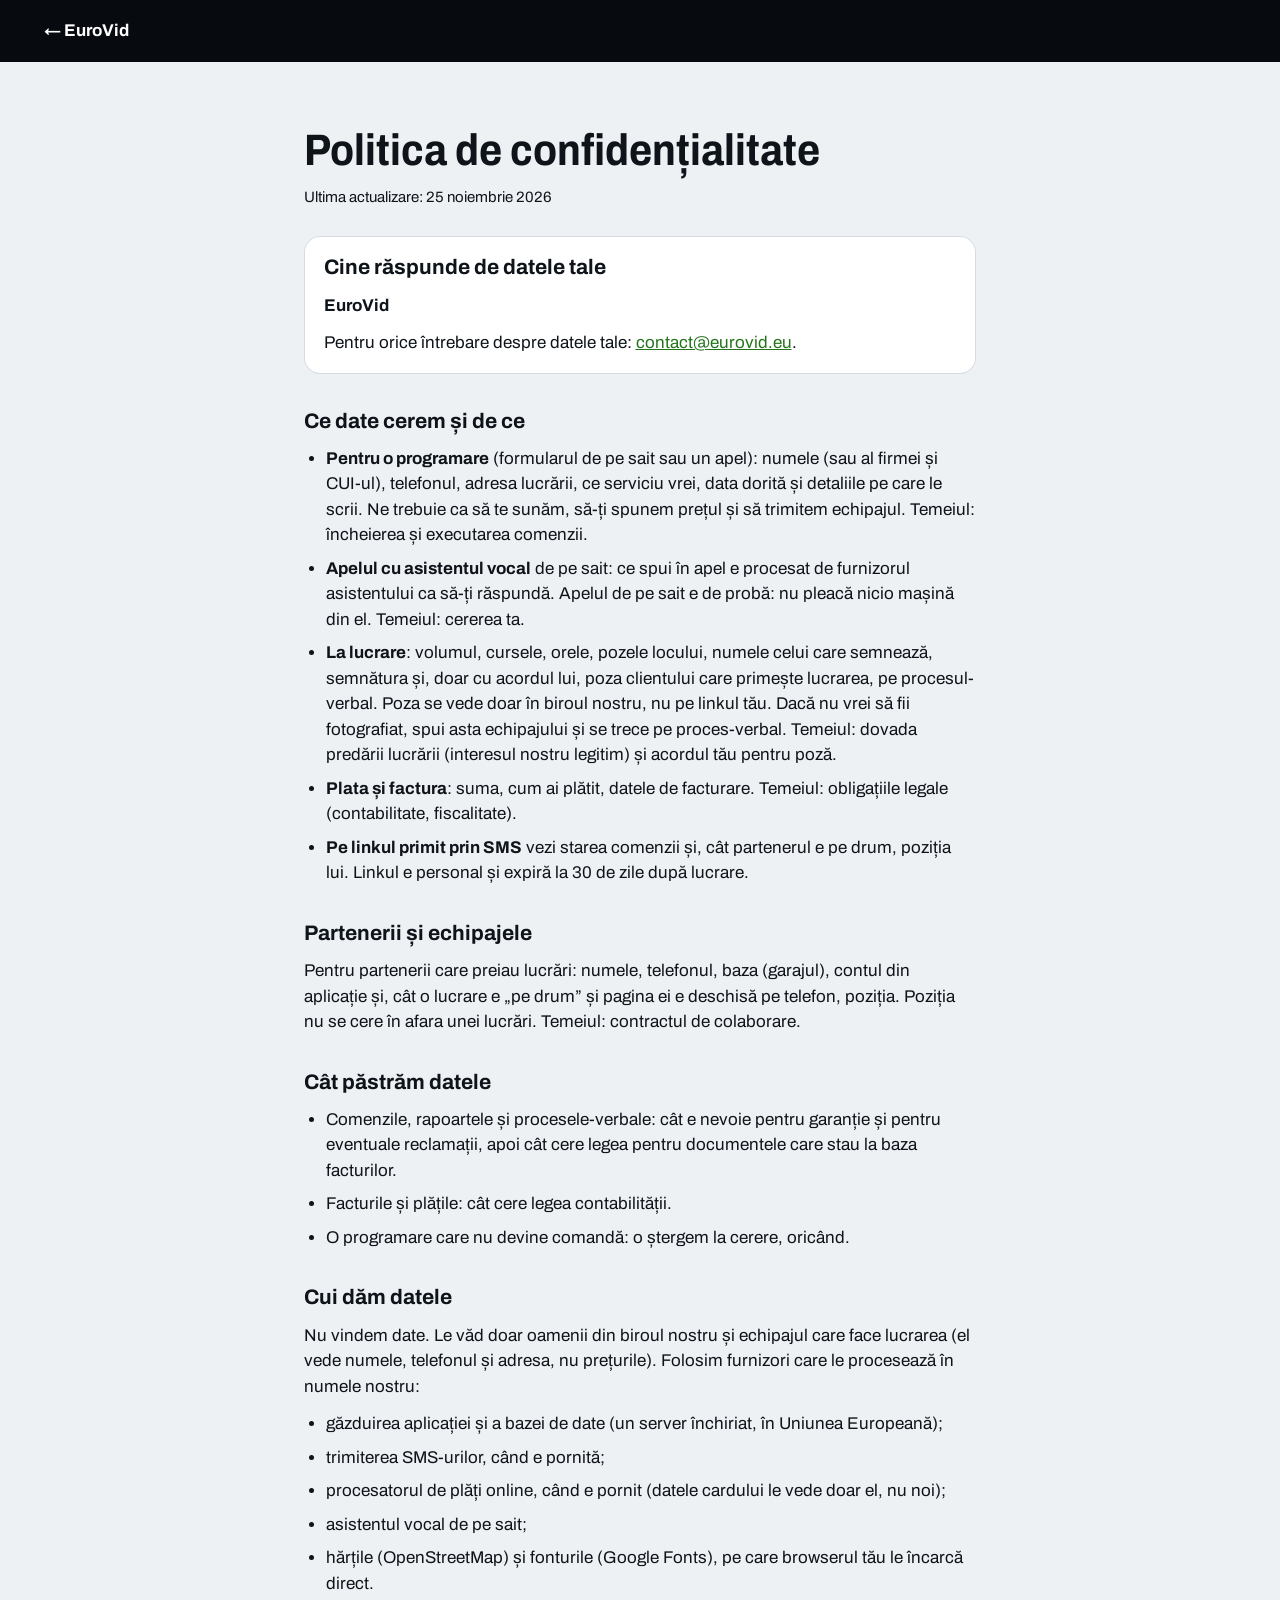
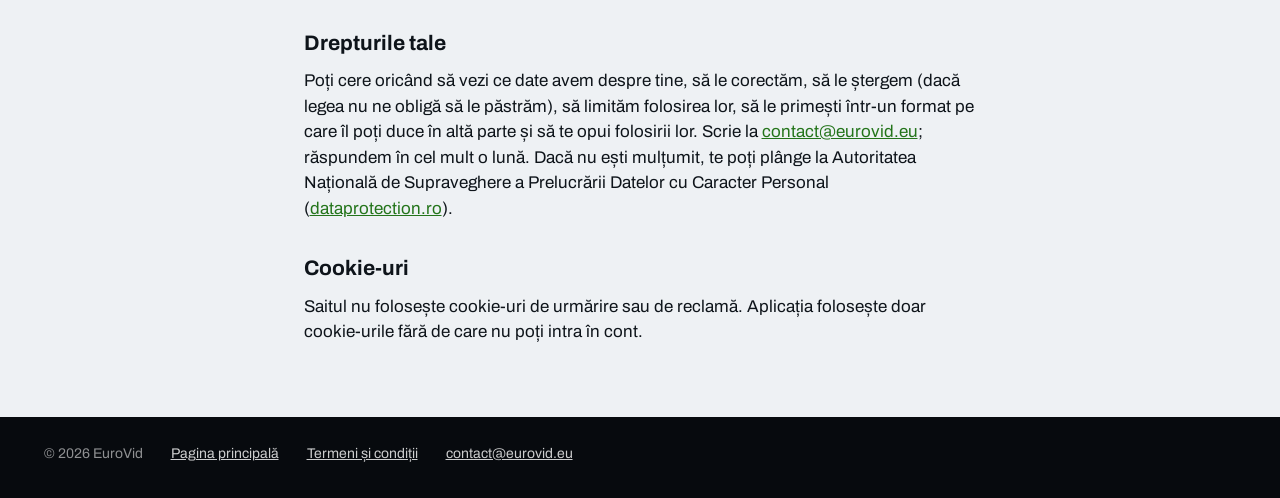
<file: confidentialitate.html>
<!doctype html>
<html lang="ro">
<head>
  <meta charset="utf-8">
  <meta name="viewport" content="width=device-width, initial-scale=1, viewport-fit=cover">
  <title>Politica de confidențialitate — EuroVid</title>
  <meta name="description" content="Ce date cere EuroVid, de ce, cât le păstrează, cui le dă și ce drepturi ai.">
  <link rel="canonical" href="https://lfenomenal.github.io/era-vidanjare-site/confidentialitate.html">
  <meta name="theme-color" content="#070A0E">
  <link rel="icon" href="favicon.ico?v=3" sizes="any">
  <link rel="icon" type="image/svg+xml" href="assets/logo/eurovid-icon.svg?v=3">
  <link rel="preconnect" href="https://fonts.googleapis.com">
  <link rel="preconnect" href="https://fonts.gstatic.com" crossorigin>
  <link href="https://fonts.googleapis.com/css2?family=Archivo:wdth,wght@62..125,300..900&display=swap" rel="stylesheet">
  <link rel="stylesheet" href="assets/site.css?v=14">
</head>
<body class="legal-page">
  <header class="legal-top">
    <a class="legal-back" href="./">← EuroVid</a>
  </header>

  <main class="legal">
    <h1>Politica de confidențialitate</h1>
    <p class="legal-date">Ultima actualizare: 25 noiembrie 2026</p>

    <section class="legal-operator" aria-label="Cine răspunde de date">
      <h2>Cine răspunde de datele tale</h2>
      <!-- Datele firmei: completează-le înainte de lansare (aceleași ca în aplicație, Setări → Date firmă). -->
      <p><strong data-company="name">EuroVid</strong><span data-company="ids"></span></p>
      <p data-company="address"></p>
      <p>Pentru orice întrebare despre datele tale: <a href="mailto:contact@eurovid.eu">contact@eurovid.eu</a>.</p>
    </section>

    <h2>Ce date cerem și de ce</h2>
    <ul class="legal-list">
      <li><strong>Pentru o programare</strong> (formularul de pe sait sau un apel): numele (sau al firmei și CUI-ul), telefonul, adresa lucrării, ce serviciu vrei, data dorită și detaliile pe care le scrii. Ne trebuie ca să te sunăm, să-ți spunem prețul și să trimitem echipajul. Temeiul: încheierea și executarea comenzii.</li>
      <li><strong>Apelul cu asistentul vocal</strong> de pe sait: ce spui în apel e procesat de furnizorul asistentului ca să-ți răspundă. Apelul de pe sait e de probă: nu pleacă nicio mașină din el. Temeiul: cererea ta.</li>
      <li><strong>La lucrare</strong>: volumul, cursele, orele, pozele locului, numele celui care semnează, semnătura și, doar cu acordul lui, poza clientului care primește lucrarea, pe procesul-verbal. Poza se vede doar în biroul nostru, nu pe linkul tău. Dacă nu vrei să fii fotografiat, spui asta echipajului și se trece pe proces-verbal. Temeiul: dovada predării lucrării (interesul nostru legitim) și acordul tău pentru poză.</li>
      <li><strong>Plata și factura</strong>: suma, cum ai plătit, datele de facturare. Temeiul: obligațiile legale (contabilitate, fiscalitate).</li>
      <li><strong>Pe linkul primit prin SMS</strong> vezi starea comenzii și, cât partenerul e pe drum, poziția lui. Linkul e personal și expiră la 30 de zile după lucrare.</li>
    </ul>

    <h2>Partenerii și echipajele</h2>
    <p>Pentru partenerii care preiau lucrări: numele, telefonul, baza (garajul), contul din aplicație și, cât o lucrare e „pe drum” și pagina ei e deschisă pe telefon, poziția. Poziția nu se cere în afara unei lucrări. Temeiul: contractul de colaborare.</p>

    <h2>Cât păstrăm datele</h2>
    <ul class="legal-list">
      <li>Comenzile, rapoartele și procesele-verbale: cât e nevoie pentru garanție și pentru eventuale reclamații, apoi cât cere legea pentru documentele care stau la baza facturilor.</li>
      <li>Facturile și plățile: cât cere legea contabilității.</li>
      <li>O programare care nu devine comandă: o ștergem la cerere, oricând.</li>
    </ul>

    <h2>Cui dăm datele</h2>
    <p>Nu vindem date. Le văd doar oamenii din biroul nostru și echipajul care face lucrarea (el vede numele, telefonul și adresa, nu prețurile). Folosim furnizori care le procesează în numele nostru:</p>
    <ul class="legal-list">
      <li>găzduirea aplicației și a bazei de date (un server închiriat, în Uniunea Europeană);</li>
      <li>trimiterea SMS-urilor, când e pornită;</li>
      <li>procesatorul de plăți online, când e pornit (datele cardului le vede doar el, nu noi);</li>
      <li>asistentul vocal de pe sait;</li>
      <li>hărțile (OpenStreetMap) și fonturile (Google Fonts), pe care browserul tău le încarcă direct.</li>
    </ul>

    <h2>Drepturile tale</h2>
    <p>Poți cere oricând să vezi ce date avem despre tine, să le corectăm, să le ștergem (dacă legea nu ne obligă să le păstrăm), să limităm folosirea lor, să le primești într-un format pe care îl poți duce în altă parte și să te opui folosirii lor. Scrie la <a href="mailto:contact@eurovid.eu">contact@eurovid.eu</a>; răspundem în cel mult o lună. Dacă nu ești mulțumit, te poți plânge la Autoritatea Națională de Supraveghere a Prelucrării Datelor cu Caracter Personal (<a href="https://www.dataprotection.ro" target="_blank" rel="noopener">dataprotection.ro</a>).</p>

    <h2>Cookie-uri</h2>
    <p>Saitul nu folosește cookie-uri de urmărire sau de reclamă. Aplicația folosește doar cookie-urile fără de care nu poți intra în cont.</p>
  </main>

  <footer class="foot">
    <span>© 2026 EuroVid</span>
    <a href="./">Pagina principală</a>
    <a href="termeni.html">Termeni și condiții</a>
    <a href="mailto:contact@eurovid.eu">contact@eurovid.eu</a>
  </footer>
  <script src="assets/legal.js?v=1"></script>
</body>
</html>
</file>
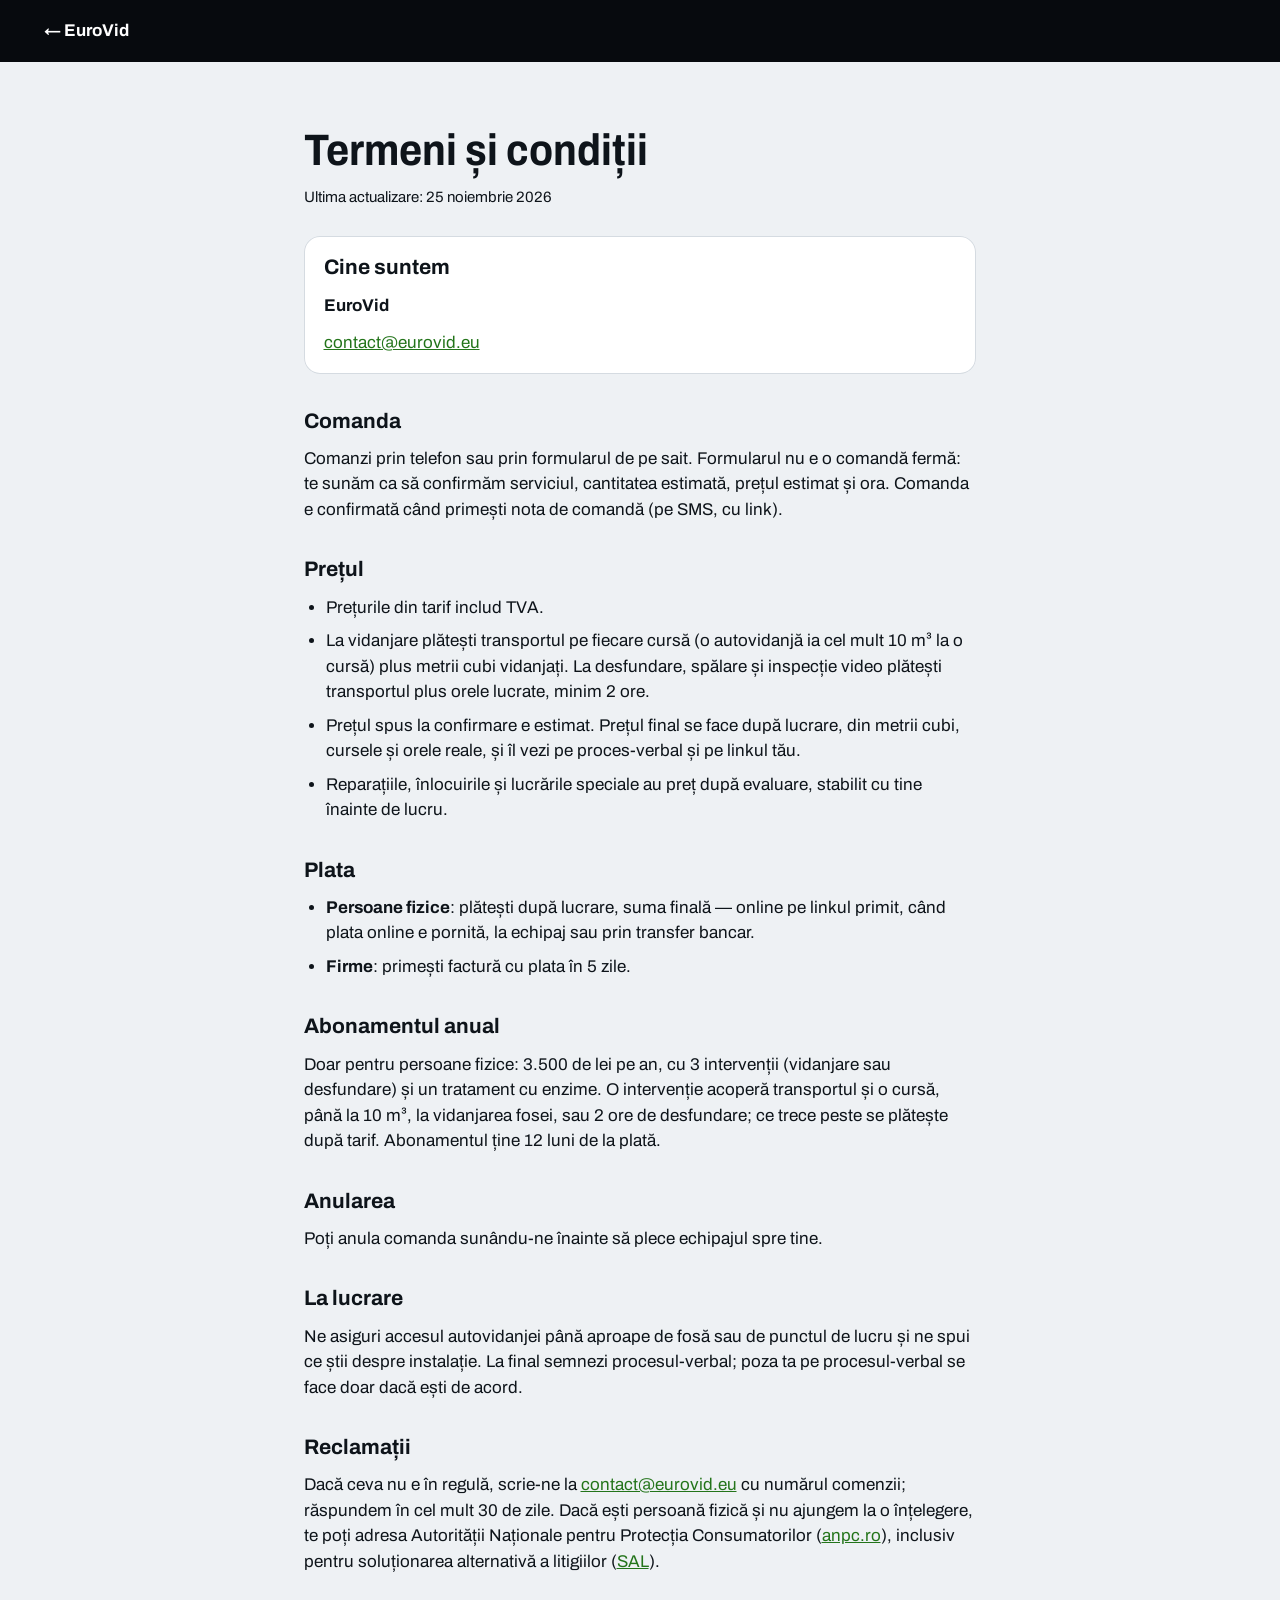
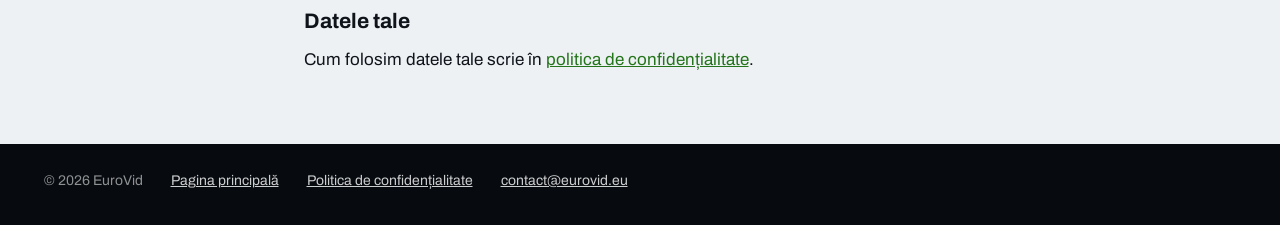
<file: termeni.html>
<!doctype html>
<html lang="ro">
<head>
  <meta charset="utf-8">
  <meta name="viewport" content="width=device-width, initial-scale=1, viewport-fit=cover">
  <title>Termeni și condiții — EuroVid</title>
  <meta name="description" content="Cum se comandă la EuroVid, cum se face prețul, cum se plătește și ce faci dacă nu ești mulțumit.">
  <link rel="canonical" href="https://lfenomenal.github.io/era-vidanjare-site/termeni.html">
  <meta name="theme-color" content="#070A0E">
  <link rel="icon" href="favicon.ico?v=3" sizes="any">
  <link rel="icon" type="image/svg+xml" href="assets/logo/eurovid-icon.svg?v=3">
  <link rel="preconnect" href="https://fonts.googleapis.com">
  <link rel="preconnect" href="https://fonts.gstatic.com" crossorigin>
  <link href="https://fonts.googleapis.com/css2?family=Archivo:wdth,wght@62..125,300..900&display=swap" rel="stylesheet">
  <link rel="stylesheet" href="assets/site.css?v=14">
</head>
<body class="legal-page">
  <header class="legal-top">
    <a class="legal-back" href="./">← EuroVid</a>
  </header>

  <main class="legal">
    <h1>Termeni și condiții</h1>
    <p class="legal-date">Ultima actualizare: 25 noiembrie 2026</p>

    <section class="legal-operator" aria-label="Cine suntem">
      <h2>Cine suntem</h2>
      <!-- Datele firmei: completează-le înainte de lansare (aceleași ca în aplicație, Setări → Date firmă). -->
      <p><strong data-company="name">EuroVid</strong><span data-company="ids"></span></p>
      <p data-company="address"></p>
      <p><a href="mailto:contact@eurovid.eu">contact@eurovid.eu</a></p>
    </section>

    <h2>Comanda</h2>
    <p>Comanzi prin telefon sau prin formularul de pe sait. Formularul nu e o comandă fermă: te sunăm ca să confirmăm serviciul, cantitatea estimată, prețul estimat și ora. Comanda e confirmată când primești nota de comandă (pe SMS, cu link).</p>

    <h2>Prețul</h2>
    <ul class="legal-list">
      <li>Prețurile din tarif includ TVA.</li>
      <li>La vidanjare plătești transportul pe fiecare cursă (o autovidanjă ia cel mult 10 m³ la o cursă) plus metrii cubi vidanjați. La desfundare, spălare și inspecție video plătești transportul plus orele lucrate, minim 2 ore.</li>
      <li>Prețul spus la confirmare e estimat. Prețul final se face după lucrare, din metrii cubi, cursele și orele reale, și îl vezi pe proces-verbal și pe linkul tău.</li>
      <li>Reparațiile, înlocuirile și lucrările speciale au preț după evaluare, stabilit cu tine înainte de lucru.</li>
    </ul>

    <h2>Plata</h2>
    <ul class="legal-list">
      <li><strong>Persoane fizice</strong>: plătești după lucrare, suma finală — online pe linkul primit, când plata online e pornită, la echipaj sau prin transfer bancar.</li>
      <li><strong>Firme</strong>: primești factură cu plata în 5 zile.</li>
    </ul>

    <h2>Abonamentul anual</h2>
    <p>Doar pentru persoane fizice: 3.500 de lei pe an, cu 3 intervenții (vidanjare sau desfundare) și un tratament cu enzime. O intervenție acoperă transportul și o cursă, până la 10 m³, la vidanjarea fosei, sau 2 ore de desfundare; ce trece peste se plătește după tarif. Abonamentul ține 12 luni de la plată.</p>

    <h2>Anularea</h2>
    <p>Poți anula comanda sunându-ne înainte să plece echipajul spre tine.</p>

    <h2>La lucrare</h2>
    <p>Ne asiguri accesul autovidanjei până aproape de fosă sau de punctul de lucru și ne spui ce știi despre instalație. La final semnezi procesul-verbal; poza ta pe procesul-verbal se face doar dacă ești de acord.</p>

    <h2>Reclamații</h2>
    <p>Dacă ceva nu e în regulă, scrie-ne la <a href="mailto:contact@eurovid.eu">contact@eurovid.eu</a> cu numărul comenzii; răspundem în cel mult 30 de zile. Dacă ești persoană fizică și nu ajungem la o înțelegere, te poți adresa Autorității Naționale pentru Protecția Consumatorilor (<a href="https://anpc.ro" target="_blank" rel="noopener">anpc.ro</a>), inclusiv pentru soluționarea alternativă a litigiilor (<a href="https://anpc.ro/ce-este-sal/" target="_blank" rel="noopener">SAL</a>).</p>

    <h2>Datele tale</h2>
    <p>Cum folosim datele tale scrie în <a href="confidentialitate.html">politica de confidențialitate</a>.</p>
  </main>

  <footer class="foot">
    <span>© 2026 EuroVid</span>
    <a href="./">Pagina principală</a>
    <a href="confidentialitate.html">Politica de confidențialitate</a>
    <a href="mailto:contact@eurovid.eu">contact@eurovid.eu</a>
  </footer>
  <script src="assets/legal.js?v=1"></script>
</body>
</html>
</file>
<file: assets/site.css>
/* EuroVid — pagina pentru clienți. Noaptea pe hartă, ziua la prețuri. */
:root {
  --night: #070a0e;
  --panel: rgba(9, 13, 18, .78);
  --line: rgba(255, 255, 255, .1);
  --text: #fff;
  --muted: rgba(255, 255, 255, .7);
  --ink: #10151b;
  /* verdele din logo: luminos pe noapte (hartă, cifre), închis sub text alb (butoane) */
  --green: #4fae1f;
  --green-soft: #a6dd85;
  --green-deep: #2c8413;
  --green-deep-hover: #237a10;
  --day: #eef1f4;
  --day-ink: #0e141a;
  --day-muted: #4d5864;
  --day-line: #d5dbe1;
  --green-on-light: #23741a;
  --err-on-light: #c0362c;
  --g: clamp(16px, 3.4vw, 48px);
  --nav-h: 76px;
}

* { box-sizing: border-box; }
html { -webkit-text-size-adjust: 100%; scroll-padding-top: var(--nav-h); }
body {
  margin: 0;
  background: var(--night);
  color: var(--text);
  font-family: Archivo, system-ui, sans-serif;
  font-size: 17px;
  line-height: 1.5;
  -webkit-font-smoothing: antialiased;
}
h1, h2, h3, p, dl, dd, figure, ul { margin: 0; }
ul { padding: 0; list-style: none; }
a { color: inherit; }
button { font: inherit; color: inherit; }
img, video { display: block; max-width: 100%; }
:focus-visible { outline: 3px solid var(--green-deep); outline-offset: 3px; border-radius: 6px; }
[hidden] { display: none !important; }
.sr { position: absolute; width: 1px; height: 1px; overflow: hidden; clip: rect(0 0 0 0); white-space: nowrap; }
.skip { position: absolute; left: 12px; top: -60px; z-index: 50; padding: 10px 14px; border-radius: 10px; background: #fff; color: var(--ink); font-weight: 700; }
.skip:focus { top: 12px; }

/* ---------- Bara de sus ---------- */
.top {
  position: fixed; inset: 0 0 auto 0; z-index: 30;
  display: flex; align-items: center; gap: 30px;
  height: var(--nav-h); padding: 0 var(--g);
  font-size: 15px;
  background: linear-gradient(180deg, rgba(7, 10, 14, .78), rgba(7, 10, 14, 0));
  transition: background-color .25s ease, box-shadow .25s ease;
}
.top.is-solid { background: rgba(7, 10, 14, .9); box-shadow: 0 1px 0 var(--line); backdrop-filter: blur(14px); -webkit-backdrop-filter: blur(14px); }
.brand { display: flex; align-items: center; text-decoration: none; line-height: 1; }
/* logo-ul desenat: înălțimea majusculelor ~23 px; verdele mai deschis al logo-ului pentru fundal închis */
.brand-logo { display: block; height: 24px; width: auto; }
.top-nav { display: flex; gap: 28px; margin-left: auto; }
.top-nav a { text-decoration: none; color: rgba(255, 255, 255, .8); }
.top-nav a:hover { color: #fff; }
.pill { padding: 11px 20px; border-radius: 99px; text-decoration: none; font-weight: 650; box-shadow: inset 0 0 0 1.5px rgba(255, 255, 255, .55); white-space: nowrap; }
.pill:hover { background: rgba(255, 255, 255, .08); }

/* ---------- Scena cu harta ---------- */
.stage { position: relative; background: var(--night); }
.stage-map { position: sticky; top: 0; height: 100vh; height: 100svh; overflow: hidden; }
/* z-index pe hartă = context propriu; altfel panourile Leaflet (z 400+) acoperă tot ce e peste hartă */
.map { position: absolute; inset: 0; z-index: 0; background: var(--night); }
.map .leaflet-tile-pane { filter: invert(1) hue-rotate(195deg) brightness(.55) contrast(1.2) saturate(.3); }
.map.leaflet-container { background: var(--night); font: inherit; }
.shade {
  position: absolute; inset: 0; z-index: 1; pointer-events: none;
  background:
    linear-gradient(90deg, rgba(5, 8, 11, .94) 0%, rgba(5, 8, 11, .72) 30%, rgba(5, 8, 11, 0) 55%),
    radial-gradient(110% 90% at 62% 55%, rgba(0, 0, 0, 0) 50%, rgba(5, 8, 11, .7) 100%);
  transition: opacity .6s ease;
}
.stage:not([data-step="0"]) .shade { opacity: .55; }
.stage-scroll { position: relative; z-index: 2; margin-top: -100vh; margin-top: -100svh; pointer-events: none; }
.hero-copy, .callcard, .scroll-cue, .step-card { pointer-events: auto; }

/* pini și camioane (divIcon cu ancoră în punct) */
.mk { width: 0 !important; height: 0 !important; }
.home, .truck { position: absolute; left: 0; top: 0; }
.home .dot { position: absolute; left: -10px; top: -10px; width: 20px; height: 20px; border-radius: 50%; background: #fff; box-shadow: 0 0 0 10px rgba(255, 255, 255, .12), 0 0 30px 10px rgba(255, 255, 255, .35); }
.home .pulse { position: absolute; left: -40px; top: -40px; width: 80px; height: 80px; border-radius: 50%; border: 1.5px solid rgba(255, 255, 255, .55); animation: pulse 2.6s ease-out infinite; }
@keyframes pulse { from { transform: scale(.25); opacity: .9; } to { transform: scale(1.6); opacity: 0; } }
.radar { position: absolute; left: 0; top: 0; width: 0; height: 0; border-radius: 50%; transform: translate(-50%, -50%) scale(0); opacity: 0;
  background: radial-gradient(circle, rgba(79, 174, 31, 0) 55%, rgba(79, 174, 31, .16) 100%); box-shadow: inset 0 0 0 1.5px rgba(79, 174, 31, .7); pointer-events: none; }
.radar.is-on { animation: radar 3.2s cubic-bezier(.2, .7, .3, 1) infinite; }
@keyframes radar { 0% { transform: translate(-50%, -50%) scale(.05); opacity: 1; } 70% { opacity: .9; } 100% { transform: translate(-50%, -50%) scale(1); opacity: 0; } }
.tag { position: absolute; left: 22px; top: -13px; font: 600 12px/1 Archivo, sans-serif; color: #fff; background: rgba(10, 14, 19, .78); padding: 7px 9px; border-radius: 8px; white-space: nowrap; box-shadow: inset 0 0 0 1px rgba(255, 255, 255, .12); transition: opacity .35s ease; }
.home .tag { left: 28px; top: -14px; font-size: 13px; }
.truck .dot { position: absolute; left: -9px; top: -9px; width: 18px; height: 18px; border-radius: 50%; background: var(--green); border: 2.5px solid #fff; box-shadow: 0 0 0 7px rgba(79, 174, 31, .2), 0 0 26px 8px rgba(79, 174, 31, .45); transition: opacity .4s ease, background-color .4s ease, box-shadow .4s ease; }
.truck.is-busy .dot { background: #5d6a75; box-shadow: 0 0 0 6px rgba(140, 155, 168, .14); }
.truck.is-best .dot { width: 22px; height: 22px; left: -11px; top: -11px; }
.truck.is-best .tag { color: var(--ink); background: var(--green); font-weight: 750; font-size: 13px; box-shadow: 0 10px 24px -8px rgba(79, 174, 31, .8); left: 24px; }
.truck.is-arrived .tag { background: var(--green-soft); }
.map.lbl-off .truck .tag { opacity: 0; }
.map.only-best .truck:not(.is-best) .dot { opacity: .3; }
.map.only-best .truck:not(.is-best) .tag { opacity: 0; }
.route-ahead { stroke: var(--green); stroke-width: 3; fill: none; stroke-dasharray: 2 9; stroke-linecap: round; filter: drop-shadow(0 0 7px rgba(79, 174, 31, .95)); }
.route-done { stroke: var(--green); stroke-width: 4; fill: none; stroke-linecap: round; stroke-linejoin: round; filter: drop-shadow(0 0 8px rgba(79, 174, 31, .9)); }

/* bonul cu prețul, lângă casa clientului */
.ticket { position: absolute; right: 26px; bottom: 22px; width: 214px; padding: 14px 16px; border-radius: 16px; background: rgba(10, 14, 19, .9); box-shadow: inset 0 0 0 1px rgba(255, 255, 255, .14), 0 24px 50px -18px rgba(0, 0, 0, .9);
  opacity: 0; transform: translateY(8px) scale(.97); transform-origin: 100% 100%; transition: opacity .4s ease, transform .4s ease; pointer-events: none; }
.ticket.is-on { opacity: 1; transform: none; }
.ticket small { display: block; font-size: 12px; color: var(--muted); }
.ticket b { display: block; margin-top: 2px; font-size: 34px; line-height: 1.05; font-weight: 850; font-variation-settings: 'wdth' 100; font-variant-numeric: tabular-nums; }
.ticket b span { font-size: 16px; font-weight: 650; }
.ticket p { margin-top: 6px; font-size: 13px; color: rgba(255, 255, 255, .85); }
.ticket .ok { display: none; margin-top: 10px; padding: 6px 9px; border-radius: 9px; background: rgba(79, 174, 31, .16); color: var(--green-soft); font-size: 12px; font-weight: 700; }
.ticket.is-confirmed .ok { display: block; }

.map-credit { position: absolute; right: 10px; bottom: 8px; z-index: 3; font-size: 11px; color: rgba(255, 255, 255, .45); }
.map-credit a { color: inherit; }

/* înregistrarea de pe telefonul echipajului, la pasul 5 */
.phone-shot { position: absolute; z-index: 2; left: 52%; top: 50%; width: clamp(180px, 15vw, 236px); aspect-ratio: 780 / 1688; border-radius: 26px; overflow: hidden; background: #fff;
  box-shadow: 0 0 0 1.5px rgba(255, 255, 255, .22), 0 40px 80px -24px rgba(0, 0, 0, .85);
  visibility: hidden; transform: translate(-50%, -44%) scale(.96); transition: transform .6s cubic-bezier(.2, .7, .2, 1), visibility 0s .6s; }
.phone-shot video { width: 100%; height: 100%; object-fit: cover; }
/* fără fade de opacitate: peste un video, unele browsere rămân blocate pe primul cadru al tranziției */
.stage[data-step="5"] .phone-shot { visibility: visible; transform: translate(-50%, -50%); transition: transform .6s cubic-bezier(.2, .7, .2, 1); }

/* ---------- Deschiderea ---------- */
.hero { position: relative; min-height: 100vh; min-height: 100svh; padding: clamp(140px, 24vh, 210px) var(--g) 48px; }
.hero-copy { max-width: min(640px, 52vw); }
.hero h1 { margin-top: 0; font-size: clamp(2.3rem, 3.9vw, 3.75rem); line-height: 1; font-weight: 850; font-variation-settings: 'wdth' 116; letter-spacing: -.02em; }
.hero h1 span { display: block; }
.lead { margin-top: 18px; font-size: clamp(17px, 1.35vw, 19px); line-height: 1.5; color: rgba(255, 255, 255, .76); max-width: 30em; }
.call { display: inline-flex; align-items: center; gap: 16px; margin-top: 30px; padding: 14px 26px 14px 14px; border-radius: 99px; background: var(--green-deep); color: #fff; text-decoration: none; box-shadow: 0 18px 40px -14px rgba(44, 132, 19, .8); transition: transform .15s ease, box-shadow .15s ease, background-color .15s ease; }
.call:hover { transform: translateY(-1px); background: var(--green-deep-hover); box-shadow: 0 22px 44px -14px rgba(44, 132, 19, .95); }
.call:active { transform: translateY(1px); }
.call-ic { width: 52px; height: 52px; flex: none; border-radius: 50%; background: var(--ink); display: grid; place-items: center; }
.call-ic svg { width: 24px; height: 24px; fill: none; stroke: var(--green); stroke-width: 2.2; stroke-linecap: round; stroke-linejoin: round; }
.call-txt b { display: block; font-size: 26px; line-height: 1.15; font-weight: 850; font-variation-settings: 'wdth' 110; letter-spacing: -.01em; font-variant-numeric: tabular-nums; }
.call-txt span { font-size: 14px; font-weight: 600; }
.note { margin-top: 12px; font-size: 14px; color: var(--green-soft); }
.callback { margin-top: 16px; font-size: 14px; color: rgba(255, 255, 255, .62); }
.callback a { color: #fff; text-underline-offset: 3px; }

/* apelul */
.callcard { position: absolute; right: var(--g); bottom: 48px; width: 420px; padding: 20px; border-radius: 22px; background: rgba(11, 15, 20, .74); backdrop-filter: blur(18px); -webkit-backdrop-filter: blur(18px); box-shadow: inset 0 0 0 1px var(--line), 0 30px 70px -20px rgba(0, 0, 0, .7); }
.cc-head { display: flex; align-items: center; gap: 12px; }
.cc-head b { display: block; font-size: 16px; font-weight: 750; }
.cc-head span { display: block; font-size: 13px; color: rgba(255, 255, 255, .6); margin-top: 2px; }
.cc-head span span { display: inline; margin: 0; font-variant-numeric: tabular-nums; }
.cc-play { width: 44px; height: 44px; flex: none; border: 0; border-radius: 50%; background: #fff; display: grid; place-items: center; cursor: pointer; transition: transform .15s ease; }
.cc-play:hover { transform: scale(1.06); }
.cc-play svg { width: 20px; height: 20px; fill: var(--ink); }
.cc-play .i-pause, .callcard.is-playing .cc-play .i-play { display: none; }
.callcard.is-playing .cc-play .i-pause { display: block; }
/* apelul de probă: butonul închide, unda urmează vocile (verde = vorbește asistentul) */
.cc-play .i-end, .callcard.is-live .cc-play .i-play, .callcard.is-live .cc-play .i-pause { display: none; }
.callcard.is-live .cc-play .i-end { display: block; }
.callcard.is-live .cc-play { background: #ff4d4f; }
.callcard.is-live .cc-play svg { fill: #fff; }
.callcard.is-live .wave i { background: rgba(255, 255, 255, .5); transition: height .08s linear, background-color .2s ease; }
.callcard.is-live .wave i.on { background: var(--green); }
.wave { display: flex; align-items: center; gap: 3px; height: 34px; margin: 16px 0 4px; }
.wave i { flex: 1; height: var(--h); border-radius: 2px; background: rgba(255, 255, 255, .22); transition: background-color .2s ease, transform .12s ease; }
.wave i.on { background: var(--green); }
.wave i.hot { transform: scaleY(1.35); }
.cc-lines { display: flex; flex-direction: column; justify-content: flex-end; min-height: 150px; max-height: 260px; overflow: hidden; }
.cc-line { margin-top: 12px; font-size: 15px; line-height: 1.45; animation: line-in .35s ease both; }
.cc-line small { display: block; font-size: 12px; font-weight: 700; color: rgba(255, 255, 255, .5); margin-bottom: 3px; }
.cc-line.ai small { color: var(--green-soft); }
.cc-line.cl { color: rgba(255, 255, 255, .84); }
@keyframes line-in { from { opacity: 0; transform: translateY(6px); } to { opacity: 1; transform: none; } }
.cc-ok { margin-top: 14px; display: flex; align-items: center; gap: 10px; padding: 10px 12px; border-radius: 12px; background: rgba(79, 174, 31, .14); color: var(--green-soft); font-size: 14px; font-weight: 650; }
.cc-ok svg { width: 16px; height: 16px; flex: none; fill: none; stroke: currentColor; stroke-width: 2.6; stroke-linecap: round; stroke-linejoin: round; }

/* semnul că pagina continuă: harta stă pe loc, deci primul ecran pare să fie tot */
.scroll-cue { position: absolute; left: var(--g); bottom: 48px; display: flex; align-items: center; gap: 12px; height: 60px; padding: 0 20px 0 10px; border-radius: 99px; background: rgba(11, 15, 20, .74); backdrop-filter: blur(18px); -webkit-backdrop-filter: blur(18px); box-shadow: inset 0 0 0 1px rgba(255, 255, 255, .18), 0 20px 40px -18px rgba(0, 0, 0, .8); text-decoration: none; }
.scroll-cue:hover { background: rgba(20, 26, 33, .86); }
.scroll-cue-ic { width: 40px; height: 40px; flex: none; border-radius: 50%; background: #fff; display: grid; place-items: center; }
.scroll-cue-ic svg { width: 20px; height: 20px; fill: none; stroke: var(--ink); stroke-width: 2.4; stroke-linecap: round; stroke-linejoin: round; animation: nudge 1.6s ease-in-out infinite; }
@keyframes nudge { 0%, 100% { transform: translateY(-3px); } 50% { transform: translateY(4px); } }
.scroll-cue-txt b { display: block; font-size: 15px; line-height: 1.2; font-weight: 750; }
.scroll-cue-txt span { display: block; font-size: 13px; line-height: 1.3; color: rgba(255, 255, 255, .65); }

/* ecrane joase: până la prima pornire, apelul arată doar capul, ca să nu acopere harta */
@media (min-width: 901px) and (max-height: 820px) {
  .callcard:not(.has-run) .cc-lines, .callcard:not(.has-run) .cc-ok { display: none; }
  .callcard:not(.has-run) .wave { margin-bottom: 0; }
}

/* ---------- Pașii ---------- */
.step { display: flex; align-items: center; min-height: 100vh; min-height: 100svh; padding: 0 var(--g); }
.step-long { display: block; min-height: 230vh; padding-top: 30vh; padding-bottom: 30vh; }
.step-long .step-card { position: sticky; top: 34vh; }
.step-card { width: min(440px, 100%); padding: 26px 28px 28px; border-radius: 22px; background: var(--panel); backdrop-filter: blur(16px); -webkit-backdrop-filter: blur(16px); box-shadow: inset 0 0 0 1px var(--line), 0 30px 60px -24px rgba(0, 0, 0, .7); }
.step-n { display: grid; place-items: center; width: 32px; height: 32px; border-radius: 50%; box-shadow: inset 0 0 0 1.5px var(--green); color: var(--green); font-weight: 800; font-size: 15px; font-variant-numeric: tabular-nums; }
.step-card h2 { margin-top: 16px; font-size: clamp(26px, 2.3vw, 34px); line-height: 1.06; font-weight: 820; font-variation-settings: 'wdth' 112; letter-spacing: -.015em; }
.step-card p { margin-top: 12px; color: var(--muted); }
.eta-line { display: block; margin-top: 10px; color: #fff; }
.eta-line b { color: var(--green); font-variant-numeric: tabular-nums; }

/* ---------- Servicii, prețuri, abonament, programare (ziua) ---------- */
.wrap { max-width: 1320px; margin: 0 auto; padding: clamp(72px, 9vw, 120px) var(--g); }
.day { background: var(--day); color: var(--day-ink); }
.day h2, .plan h2, .book h2 { font-size: clamp(34px, 4vw, 54px); line-height: 1; font-weight: 850; font-variation-settings: 'wdth' 116; letter-spacing: -.02em; text-wrap: balance; }
.sec-head { display: grid; grid-template-columns: minmax(0, 1fr) minmax(0, 1fr); gap: 20px 64px; align-items: end; }
.sec-head p { color: var(--day-muted); font-size: 18px; max-width: 32em; }
/* cinci carduri egale, ca în logo: iconița, numele, apoi ce intră în serviciu; fără prețuri */
.svc-groups { margin-top: 48px; display: grid; grid-template-columns: repeat(5, minmax(0, 1fr)); gap: 16px; }
.svc-group { min-width: 0; display: flex; flex-direction: column; align-items: center; padding: 30px 20px 28px; border-radius: 20px; background: #fff; text-align: center; box-shadow: inset 0 0 0 1px var(--day-line), 0 18px 40px -30px rgba(14, 20, 26, .35); }
.svc-ic { width: auto; height: 64px; max-width: 100%; object-fit: contain; }
.svc-group h3 { margin-top: 20px; font-size: 17px; line-height: 1.25; font-weight: 800; text-wrap: balance; }
.svc-group ul { margin-top: 16px; }
.svc-group ul::before { content: ''; display: block; width: 28px; height: 3px; margin: 0 auto 14px; border-radius: 2px; background: var(--green); }
.svc-group li { font-size: 15px; line-height: 1.35; color: var(--day-muted); }
.svc-group li + li { margin-top: 8px; }

.p-rules li::marker { color: var(--green); }
.fine { margin-top: 14px; font-size: 14px; color: var(--day-muted); }

.plan { background: var(--ink); color: #fff; }
.plan-grid { display: grid; grid-template-columns: minmax(0, 1fr) auto; gap: 28px 64px; align-items: center; padding-block: clamp(56px, 7vw, 96px); }
.plan p { margin-top: 14px; color: var(--muted); font-size: 18px; max-width: 34em; }
.plan .fine { font-size: 14px; color: rgba(255, 255, 255, .55); }
.plan-price { text-align: right; }
.plan-price p { margin: 0; max-width: none; color: #fff; }
.plan-price b { font-size: clamp(64px, 7vw, 104px); font-weight: 900; font-variation-settings: 'wdth' 72; line-height: .9; letter-spacing: -.02em; color: var(--green); font-variant-numeric: tabular-nums; }
.plan-price span { font-size: 22px; font-weight: 800; }
.plan-price .btn { margin-top: 18px; }

.book { background: var(--day); color: var(--day-ink); }
.book-grid { display: grid; grid-template-columns: minmax(0, 4fr) minmax(0, 7fr); gap: clamp(32px, 6vw, 96px); align-items: start; }
.book-copy p { margin-top: 14px; color: var(--day-muted); font-size: 18px; max-width: 26em; }
.book-copy b { color: var(--day-ink); white-space: nowrap; }
.book-form { display: grid; grid-template-columns: 1fr 1fr; gap: 18px 20px; padding: clamp(22px, 3vw, 32px); border-radius: 26px; background: #fff; }
.b-who { grid-column: 1 / -1; display: flex; flex-wrap: wrap; gap: 8px 22px; margin: 0; padding: 0; border: 0; min-width: 0; }
.b-who legend { width: 100%; padding: 0; margin-bottom: 8px; font-size: 14px; font-weight: 700; color: var(--day-muted); }
.b-who label { display: inline-flex; align-items: center; gap: 8px; font-weight: 650; cursor: pointer; }
.b-who input { width: 18px; height: 18px; accent-color: var(--green-deep); }
.b-row { display: grid; gap: 6px; min-width: 0; align-content: start; }
.b-wide { grid-column: 1 / -1; }
.b-row label { font-size: 14px; font-weight: 700; color: var(--day-muted); }
.book-form input:not([type="radio"]), .book-form select, .book-form textarea { width: 100%; min-height: 48px; padding: 12px 14px; border: 0; border-radius: 12px; background: var(--day); color: var(--day-ink); font: inherit; box-shadow: inset 0 0 0 1px var(--day-line); }
.book-form textarea { resize: vertical; }
.book-form [aria-invalid="true"] { box-shadow: inset 0 0 0 2px var(--err-on-light); }
.b-send { display: flex; flex-wrap: wrap; align-items: center; gap: 12px 18px; }
.b-send .btn { border: 0; cursor: pointer; font: inherit; font-weight: 700; }
.b-msg { margin: 0; font-size: 15px; font-weight: 600; color: var(--day-ink); }
.b-msg.is-err { color: var(--err-on-light); }

/* ---------- Pentru colaboratori ---------- */
.partners { background: #0b1016; }
.partners-inner { display: grid; grid-template-columns: 1fr auto; gap: clamp(32px, 6vw, 96px); align-items: center; max-width: 1320px; margin: 0 auto; padding: clamp(72px, 10vw, 136px) var(--g); }
.partners h2 { font-size: clamp(34px, 4vw, 54px); line-height: 1.02; font-weight: 850; font-variation-settings: 'wdth' 116; letter-spacing: -.02em; max-width: 14em; }
.facts { margin-top: 36px; display: grid; gap: 22px; max-width: 34em; }
.facts dt { font-weight: 750; font-size: 19px; }
.facts dd { margin-top: 4px; color: var(--muted); }
.p-rules { margin-top: 32px; padding: 20px 22px; border-radius: 18px; background: rgba(255, 255, 255, .05); box-shadow: inset 0 0 0 1px var(--line); max-width: 36em; }
.p-rules h3 { font-size: 17px; font-weight: 800; }
.p-rules ul { margin-top: 10px; display: grid; gap: 8px; padding-left: 1.1em; list-style: disc; color: var(--muted); }
.partners-cta { display: flex; flex-wrap: wrap; gap: 12px; margin-top: 36px; }
.btn { display: inline-flex; align-items: center; min-height: 52px; padding: 0 24px; border-radius: 99px; text-decoration: none; font-weight: 700; }
.btn-green { background: var(--green-deep); color: #fff; }
.btn-green:hover { background: var(--green-deep-hover); }
.btn-line { box-shadow: inset 0 0 0 1.5px rgba(255, 255, 255, .6); }
.btn-line:hover { background: rgba(255, 255, 255, .08); }
.rec { width: clamp(240px, 24vw, 330px); }
.rec video { width: 100%; aspect-ratio: 780 / 1688; object-fit: cover; border-radius: 30px; background: #fff; box-shadow: 0 0 0 1.5px rgba(255, 255, 255, .16), 0 40px 80px -30px rgba(0, 0, 0, .9); }
.rec figcaption { margin-top: 14px; font-size: 13px; color: rgba(255, 255, 255, .55); }

/* ---------- Final ---------- */
.end { padding: clamp(72px, 10vw, 128px) var(--g); background: linear-gradient(180deg, var(--green-deep), #175f12); color: #fff; text-align: center; }
.end :focus-visible { outline-color: #fff; }
.end h2 { font-size: clamp(22px, 2.2vw, 30px); font-weight: 750; }
.end-phone { display: inline-block; margin-top: 8px; text-decoration: none; font-size: clamp(3.4rem, 12.5vw, 11.5rem); line-height: 1; font-weight: 900; font-variation-settings: 'wdth' 68; letter-spacing: -.02em; font-variant-numeric: tabular-nums; }
.end-phone:hover { text-decoration: underline; text-decoration-thickness: 6px; text-underline-offset: 12px; }
.end p { margin-top: 14px; font-size: 18px; font-weight: 600; }
.foot { display: flex; flex-wrap: wrap; gap: 10px 28px; padding: 26px var(--g) 34px; background: var(--night); color: rgba(255, 255, 255, .55); font-size: 14px; }
.foot a { color: rgba(255, 255, 255, .8); }

/* ---------- Bilețel de jos (numărul încă inactiv) ---------- */
.toast { position: fixed; left: 50%; bottom: 20px; z-index: 40; width: min(460px, calc(100% - 32px)); padding: 14px 18px; border-radius: 14px; background: #fff; color: var(--ink); font-size: 15px; font-weight: 600; box-shadow: 0 24px 50px -16px rgba(0, 0, 0, .6);
  transform: translate(-50%, 16px); opacity: 0; transition: opacity .3s ease, transform .3s ease; pointer-events: none; }
.toast.is-on { opacity: 1; transform: translate(-50%, 0); }

/* ---------- Deschiderea paginii: un singur moment ---------- */
.js .hero-copy > *, .js .callcard, .js .scroll-cue { opacity: 0; transform: translateY(14px); transition: opacity .8s ease, transform .9s cubic-bezier(.2, .7, .2, 1); }
.js.is-loaded .hero-copy > *, .js.is-loaded .callcard, .js.is-loaded .scroll-cue { opacity: 1; transform: none; }
.js.is-loaded .hero-copy > :nth-child(2) { transition-delay: .08s; }
.js.is-loaded .hero-copy > :nth-child(3) { transition-delay: .16s; }
.js.is-loaded .hero-copy > :nth-child(n+4) { transition-delay: .24s; }
.js.is-loaded .callcard { transition-delay: .9s; }
.js.is-loaded .scroll-cue { transition-delay: 1.5s; }

/* ---------- Telefon și tabletă ---------- */
@media (max-width: 1100px) {
  /* trei sus, două centrate dedesubt */
  .svc-groups { grid-template-columns: repeat(6, minmax(0, 1fr)); }
  .svc-group { grid-column: span 2; }
  .svc-group:nth-child(4) { grid-column: 2 / span 2; }
  .top-nav { display: none; }
  .pill { margin-left: auto; }
  .callcard { width: 380px; }
}
@media (max-width: 900px) {
  :root { --nav-h: 64px; }
  body { font-size: 16px; }
  .top { gap: 12px; }
  .brand-logo { height: 20px; }
  /* două câte două, ultimul centrat */
  .svc-groups { grid-template-columns: repeat(4, minmax(0, 1fr)); }
  .svc-group:nth-child(4) { grid-column: span 2; }
  .svc-group:nth-child(5) { grid-column: 2 / span 2; }
  .pill { padding: 9px 14px; font-size: 14px; }
  .pill-long { display: none; }
  .shade { background: linear-gradient(180deg, rgba(5, 8, 11, .97) 0%, rgba(5, 8, 11, .97) 54%, rgba(5, 8, 11, .05) 68%, rgba(5, 8, 11, .5) 100%); }
  .stage:not([data-step="0"]) .shade { opacity: 1; background: linear-gradient(180deg, rgba(5, 8, 11, .55) 0%, rgba(5, 8, 11, 0) 22%, rgba(5, 8, 11, 0) 50%, rgba(5, 8, 11, .7) 100%); }
  .hero { padding: 92px var(--g) 28px; }
  .hero-copy { max-width: none; }
  .hero h1 { font-size: clamp(2.05rem, 9vw, 2.9rem); font-variation-settings: 'wdth' 108; }
  .call { margin-top: 24px; }
  .call-txt b { font-size: 24px; }
  /* sub text lasă loc hărții, apoi vine apelul */
  .callcard { position: relative; right: auto; bottom: auto; width: auto; margin-top: 46vh; margin-top: 46svh; }
  /* aici eroul e mai înalt decât ecranul: semnul stă la baza primului ecran, peste hartă */
  .scroll-cue { left: 0; right: 0; bottom: auto; top: calc(100vh - 88px); top: calc(100svh - 88px); width: max-content; max-width: calc(100% - 2 * var(--g)); margin: 0 auto; }
  .step { align-items: flex-end; padding-bottom: 20px; }
  .step-long { display: flex; flex-direction: column; justify-content: flex-end; padding-top: 0; padding-bottom: 20px; }
  .step-long .step-card { top: auto; bottom: 20px; }
  .step-card { width: 100%; padding: 20px 20px 22px; }
  .step-card h2 { margin-top: 12px; font-size: 25px; }
  .step-card p { margin-top: 8px; font-size: 15.5px; }
  .phone-shot { left: auto; right: var(--g); top: 80px; width: min(40vw, 180px); transform: translateY(10px) scale(.96); }
  .stage[data-step="5"] .phone-shot { transform: none; }
  .stage[data-step="5"] .tag { opacity: 0; }
  .ticket { right: auto; left: -107px; bottom: 30px; transform-origin: 50% 100%; }
  .partners-inner, .sec-head, .plan-grid, .book-grid { grid-template-columns: 1fr; }
  .plan-price { text-align: left; }
  .book-form { grid-template-columns: 1fr; }
  .rec { width: min(300px, 78vw); margin: 0 auto; }
  .end-phone { font-size: clamp(2.9rem, 15vw, 6rem); }
}

@media (prefers-reduced-motion: reduce) {
  *, *::before, *::after { animation: none !important; transition: none !important; }
  .js .hero-copy > *, .js .callcard, .js .scroll-cue { opacity: 1; transform: none; }
}

@media (max-width: 560px) {
  /* pe telefon cardul se culcă: iconița în stânga, textul în dreapta */
  .svc-groups { grid-template-columns: 1fr; gap: 12px; }
  .svc-group:nth-child(n) { grid-column: auto; display: grid; grid-template-columns: 68px minmax(0, 1fr); column-gap: 18px; justify-items: start; align-items: start; padding: 20px 20px 20px 16px; text-align: left; }
  .svc-ic { grid-row: span 2; justify-self: center; align-self: start; height: 44px; margin-top: 2px; }
  .svc-group h3 { margin-top: 0; font-size: 16.5px; }
  .svc-group ul { margin-top: 8px; }
  .svc-group ul::before { display: none; }
  .svc-group li + li { margin-top: 4px; }
}

/* Paginile legale (confidențialitate, termeni): text lung, pe fond de zi. */
.legal-page { background: var(--day); color: var(--day-ink); }
.legal-top { padding: 18px var(--g); background: var(--night); }
.legal-back { color: #fff; font-weight: 700; text-decoration: none; }
.legal { max-width: 760px; margin: 0 auto; padding: clamp(32px, 6vw, 64px) var(--g) 72px; }
.legal h1 { font-size: clamp(30px, 4.4vw, 44px); line-height: 1.1; font-stretch: 88%; }
.legal h2 { margin-top: 34px; font-size: 21px; line-height: 1.25; }
.legal p, .legal-list { margin-top: 12px; color: var(--day-ink); }
.legal a { color: var(--green-on-light); }
.legal-date { color: var(--day-muted); font-size: 15px; }
.legal-list { list-style: disc; padding-left: 22px; }
.legal-list li + li { margin-top: 8px; }
.legal-operator { margin-top: 28px; padding: 18px 20px; border-radius: 16px; background: #fff; box-shadow: inset 0 0 0 1px var(--day-line); }
.legal-operator h2 { margin-top: 0; }

/* Formularul: acordul și câmpul-capcană pentru roboți (ascuns oamenilor). */
.b-consent { display: flex; gap: 10px; align-items: flex-start; font-size: 15px; color: var(--day-ink); }
.b-consent input { width: 20px; height: 20px; margin-top: 2px; flex: none; accent-color: var(--green-deep); }
.b-consent a { color: var(--green-on-light); }
.b-trap { position: absolute; left: -10000px; width: 1px; height: 1px; overflow: hidden; }
/* the form's own input rule makes every input full width: not the consent box */
.book-form .b-consent input { width: 20px; min-height: 0; padding: 0; border-radius: 4px; box-shadow: none; background: none; }
</file>
